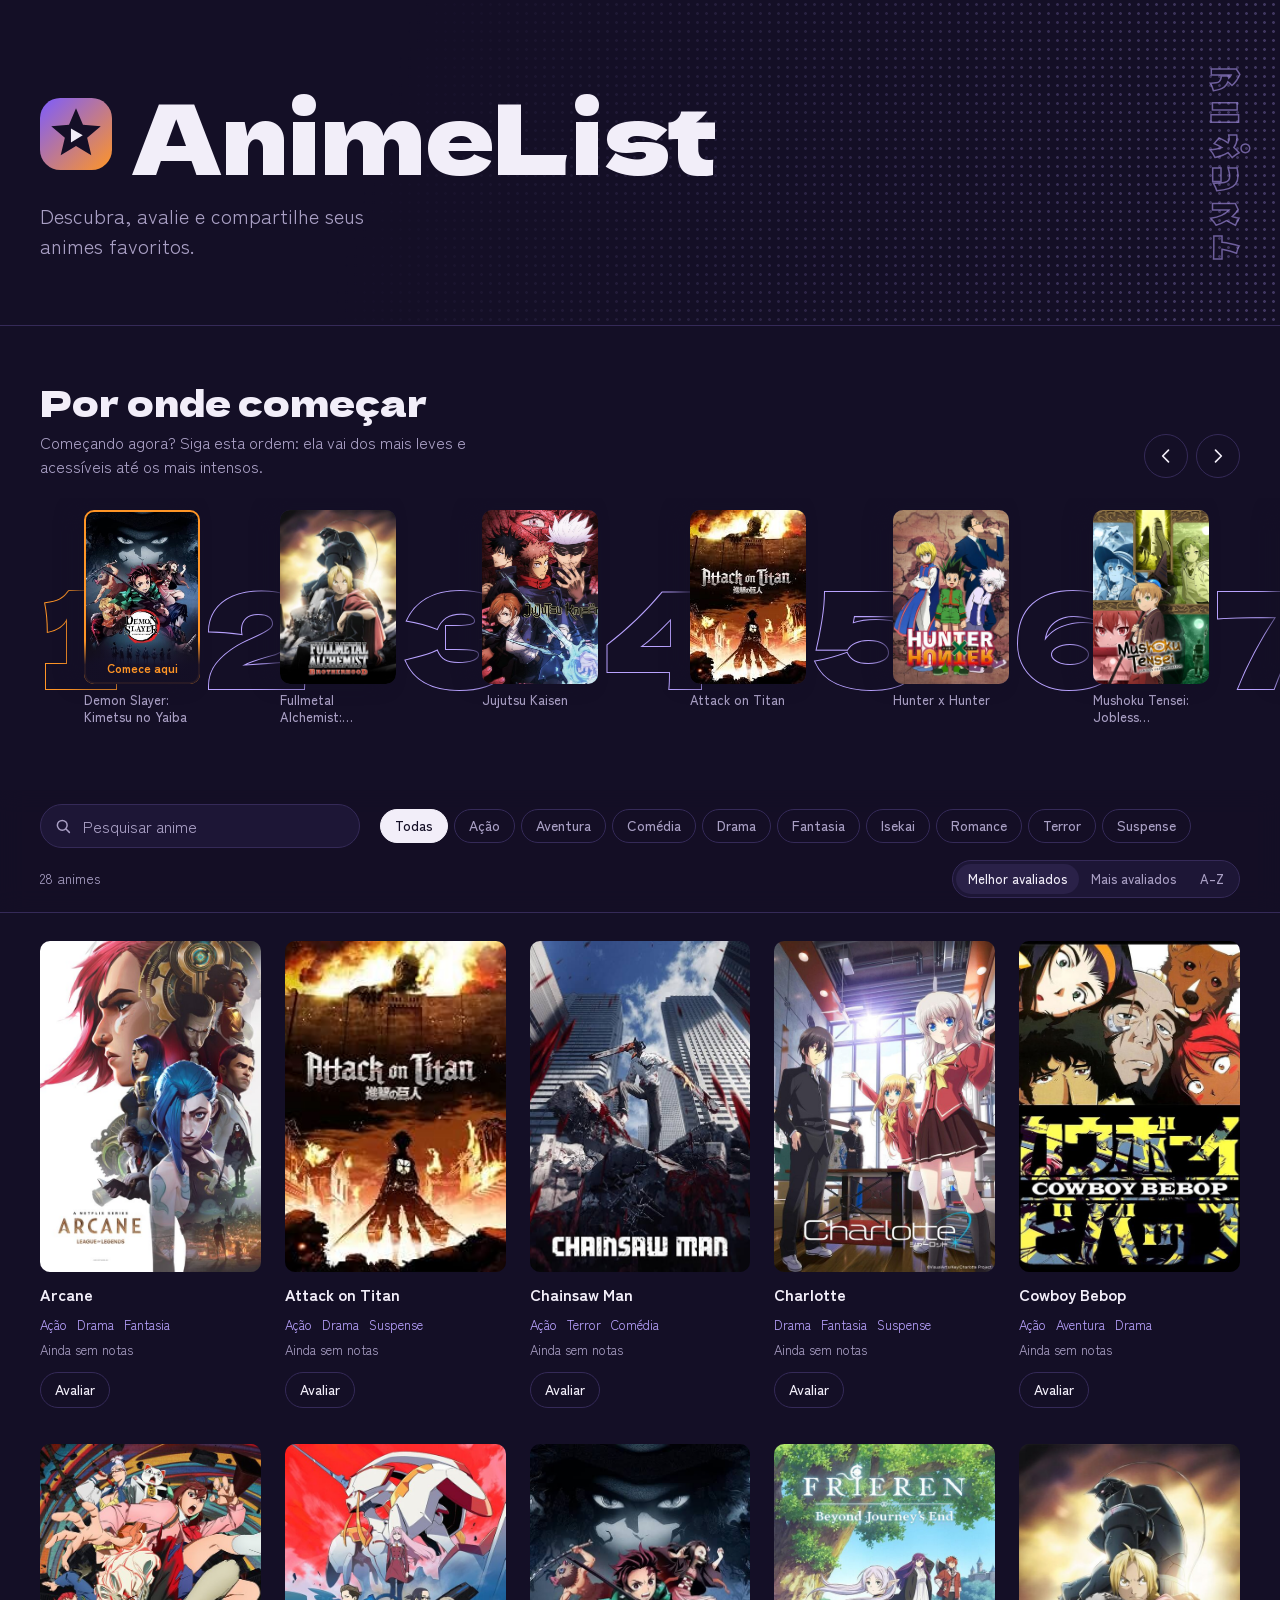
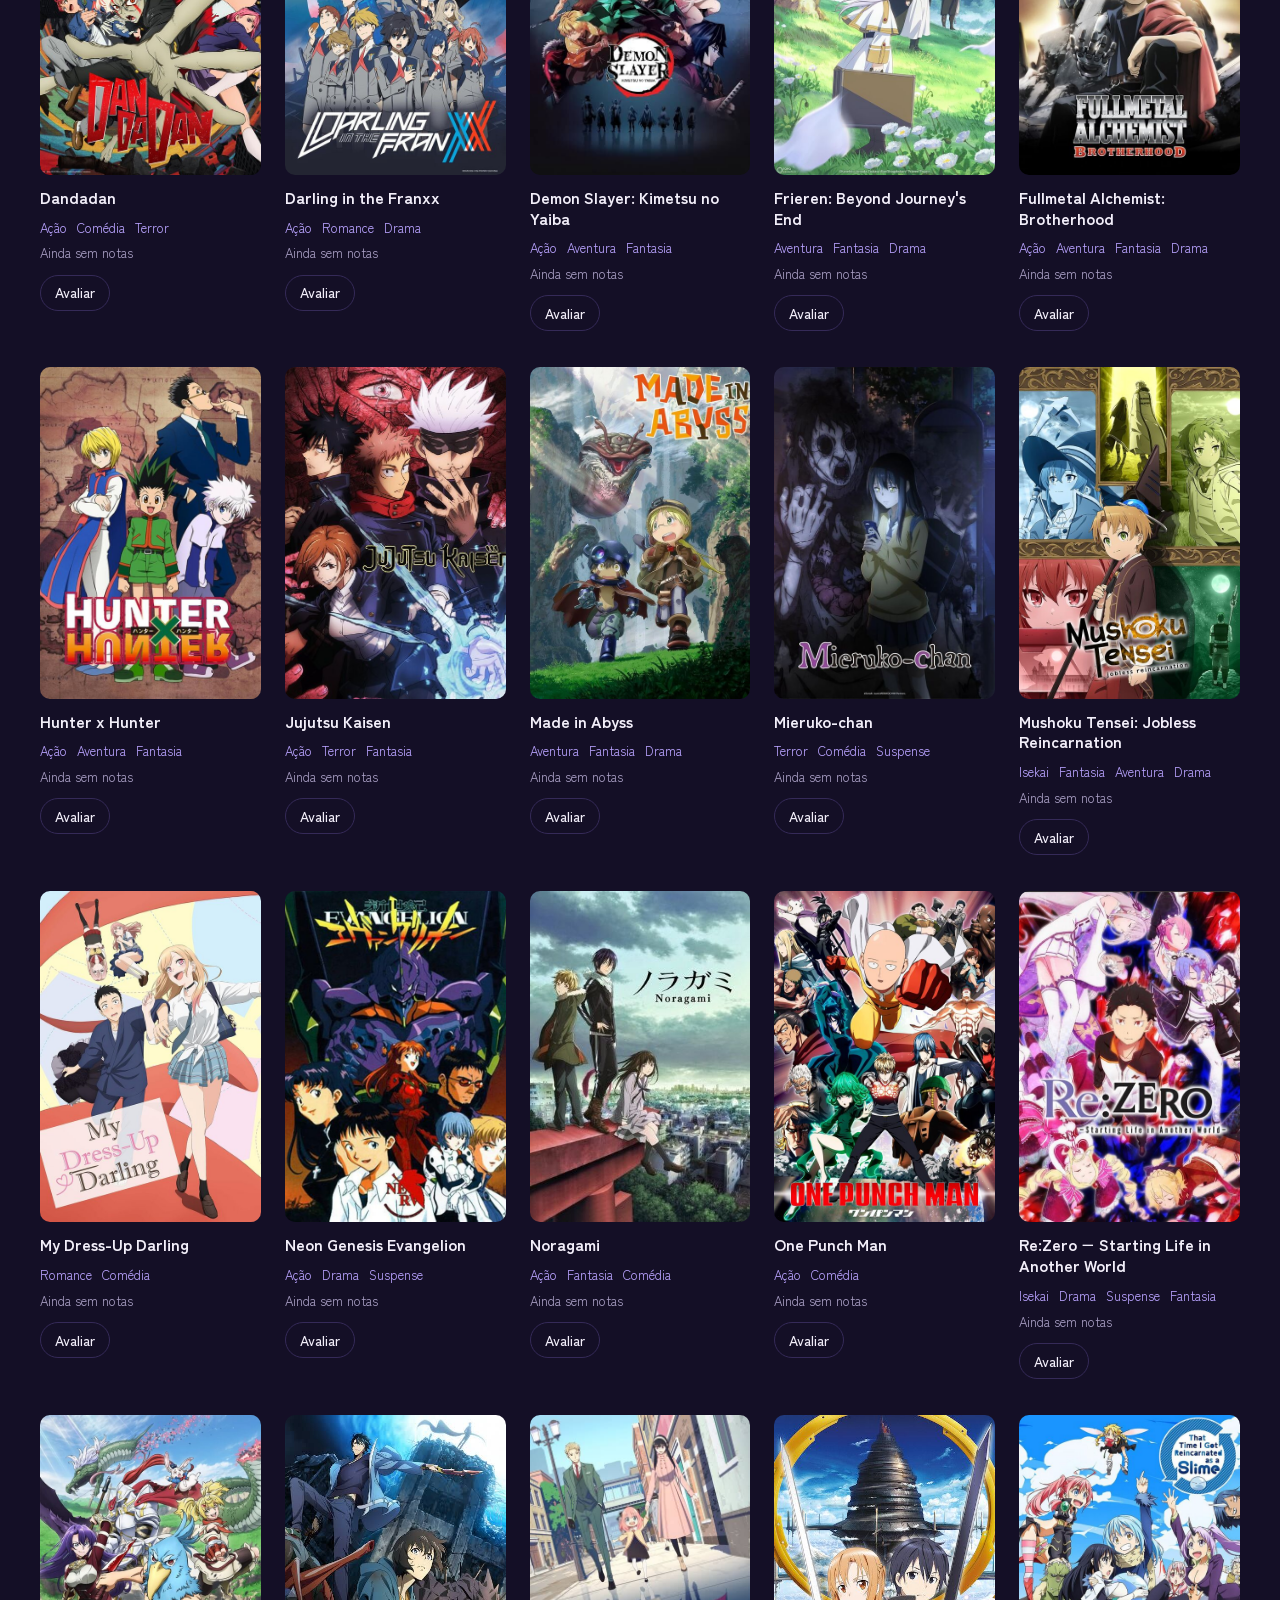
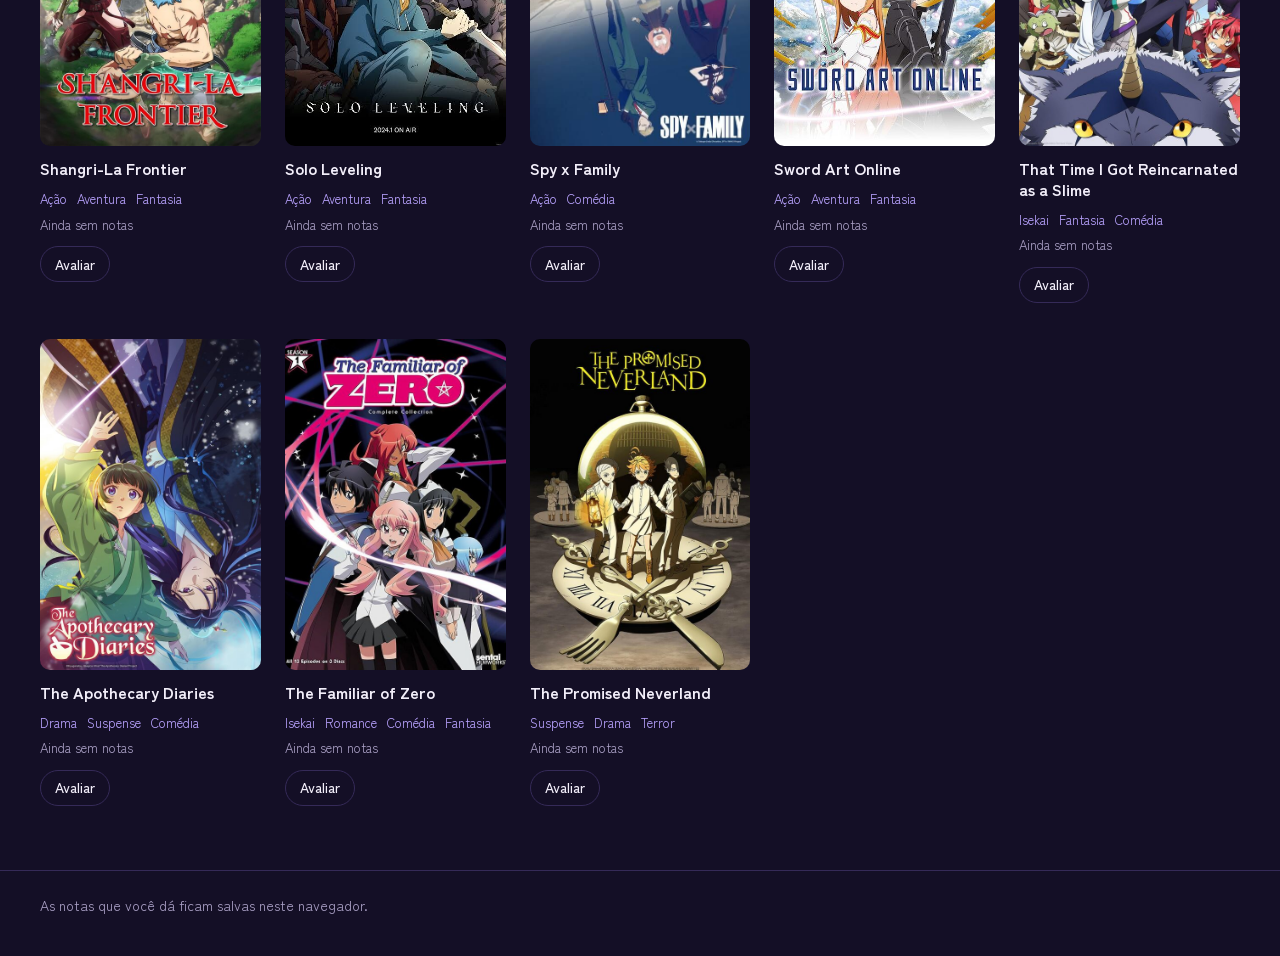
<file: index.html>
<!DOCTYPE html>
<html lang="pt-BR">
<head>
  <meta charset="UTF-8">
  <meta name="viewport" content="width=device-width, initial-scale=1, viewport-fit=cover">
  <title>AnimeList</title>
  <meta name="description" content="Descubra, avalie e compartilhe seus animes favoritos, com uma ordem sugerida para quem está começando.">
  <meta name="theme-color" content="#140F26">
  <meta property="og:title" content="AnimeList">
  <meta property="og:description" content="Descubra, avalie e compartilhe seus animes favoritos.">
  <meta property="og:type" content="website">
  <link rel="icon" href="favicon.svg" type="image/svg+xml">
  <link rel="preconnect" href="https://fonts.googleapis.com">
  <link rel="preconnect" href="https://fonts.gstatic.com" crossorigin>
  <link rel="stylesheet" href="https://fonts.googleapis.com/css2?family=Dela+Gothic+One&family=Zen+Kaku+Gothic+New:wght@400;500;700&display=swap">
  <link rel="stylesheet" href="assets/css/style.css">
  <script src="assets/js/data.js" defer></script>
  <script src="assets/js/app.js" defer></script>
</head>
<body>
  <a class="pular" href="#lista">Pular para a lista</a>

  <header class="topo">
    <div class="topo-conteudo">
      <div class="marca">
        <svg class="marca-logo" viewBox="0 0 64 64" aria-hidden="true">
          <defs>
            <linearGradient id="logo-grad" x1="0" y1="0" x2="1" y2="1">
              <stop offset="0" stop-color="#7C5CFF"/>
              <stop offset="1" stop-color="#FF9526"/>
            </linearGradient>
          </defs>
          <rect width="64" height="64" rx="18" fill="url(#logo-grad)"/>
          <path d="M32 9 L38.2 23.8 L54 25.1 L41.9 35.3 L45.6 50.9 L32 42.6 L18.4 50.9 L22.1 35.3 L10 25.1 L25.8 23.8 Z" fill="#140F26"/>
          <path d="M27.5 27 L27.5 39.5 L38 33.2 Z" fill="#F2EEF9"/>
        </svg>
        <h1>AnimeList</h1>
      </div>
      <p class="topo-texto">Descubra, avalie e compartilhe seus animes favoritos.</p>
    </div>
    <span class="kana" aria-hidden="true">アニメ・リスト</span>
  </header>

  <main>
    <section class="inicio" aria-labelledby="inicio-titulo">
      <div class="inicio-cabecalho">
        <div>
          <h2 id="inicio-titulo">Por onde começar</h2>
          <p class="inicio-texto">Começando agora? Siga esta ordem: ela vai dos mais leves e acessíveis até os mais intensos.</p>
        </div>
        <div class="trilha-setas">
          <button type="button" class="seta" data-rolar="-1" aria-label="Ver animes anteriores da ordem">
            <svg viewBox="0 0 24 24" aria-hidden="true"><path d="M15 5l-7 7 7 7"/></svg>
          </button>
          <button type="button" class="seta" data-rolar="1" aria-label="Ver próximos animes da ordem">
            <svg viewBox="0 0 24 24" aria-hidden="true"><path d="M9 5l7 7-7 7"/></svg>
          </button>
        </div>
      </div>
      <ol class="trilha" id="trilha"></ol>
    </section>

    <section class="catalogo" id="lista" aria-labelledby="catalogo-titulo" tabindex="-1">
      <h2 id="catalogo-titulo" class="sr-only">Todos os animes</h2>

      <div class="filtros">
        <label class="busca">
          <svg viewBox="0 0 24 24" aria-hidden="true"><circle cx="11" cy="11" r="6.5"/><path d="M16 16l4.5 4.5"/></svg>
          <span class="sr-only">Pesquisar anime</span>
          <input id="busca" type="search" placeholder="Pesquisar anime" autocomplete="off" spellcheck="false">
        </label>
        <div class="categorias" id="categorias" role="group" aria-label="Filtrar por categoria"></div>
        <div class="filtros-rodape">
          <p class="contador" id="contador" aria-live="polite"></p>
          <div class="ordem" id="ordem" role="group" aria-label="Ordenar lista"></div>
        </div>
      </div>

      <div class="grade" id="grade"></div>
    </section>
  </main>

  <footer class="rodape">
    <p id="aviso-notas">Carregando notas…</p>
  </footer>

  <div class="toast" id="toast" role="status" aria-live="polite"></div>

  <noscript><p class="sem-js">Ative o JavaScript para ver a lista de animes.</p></noscript>
</body>
</html>
</file>
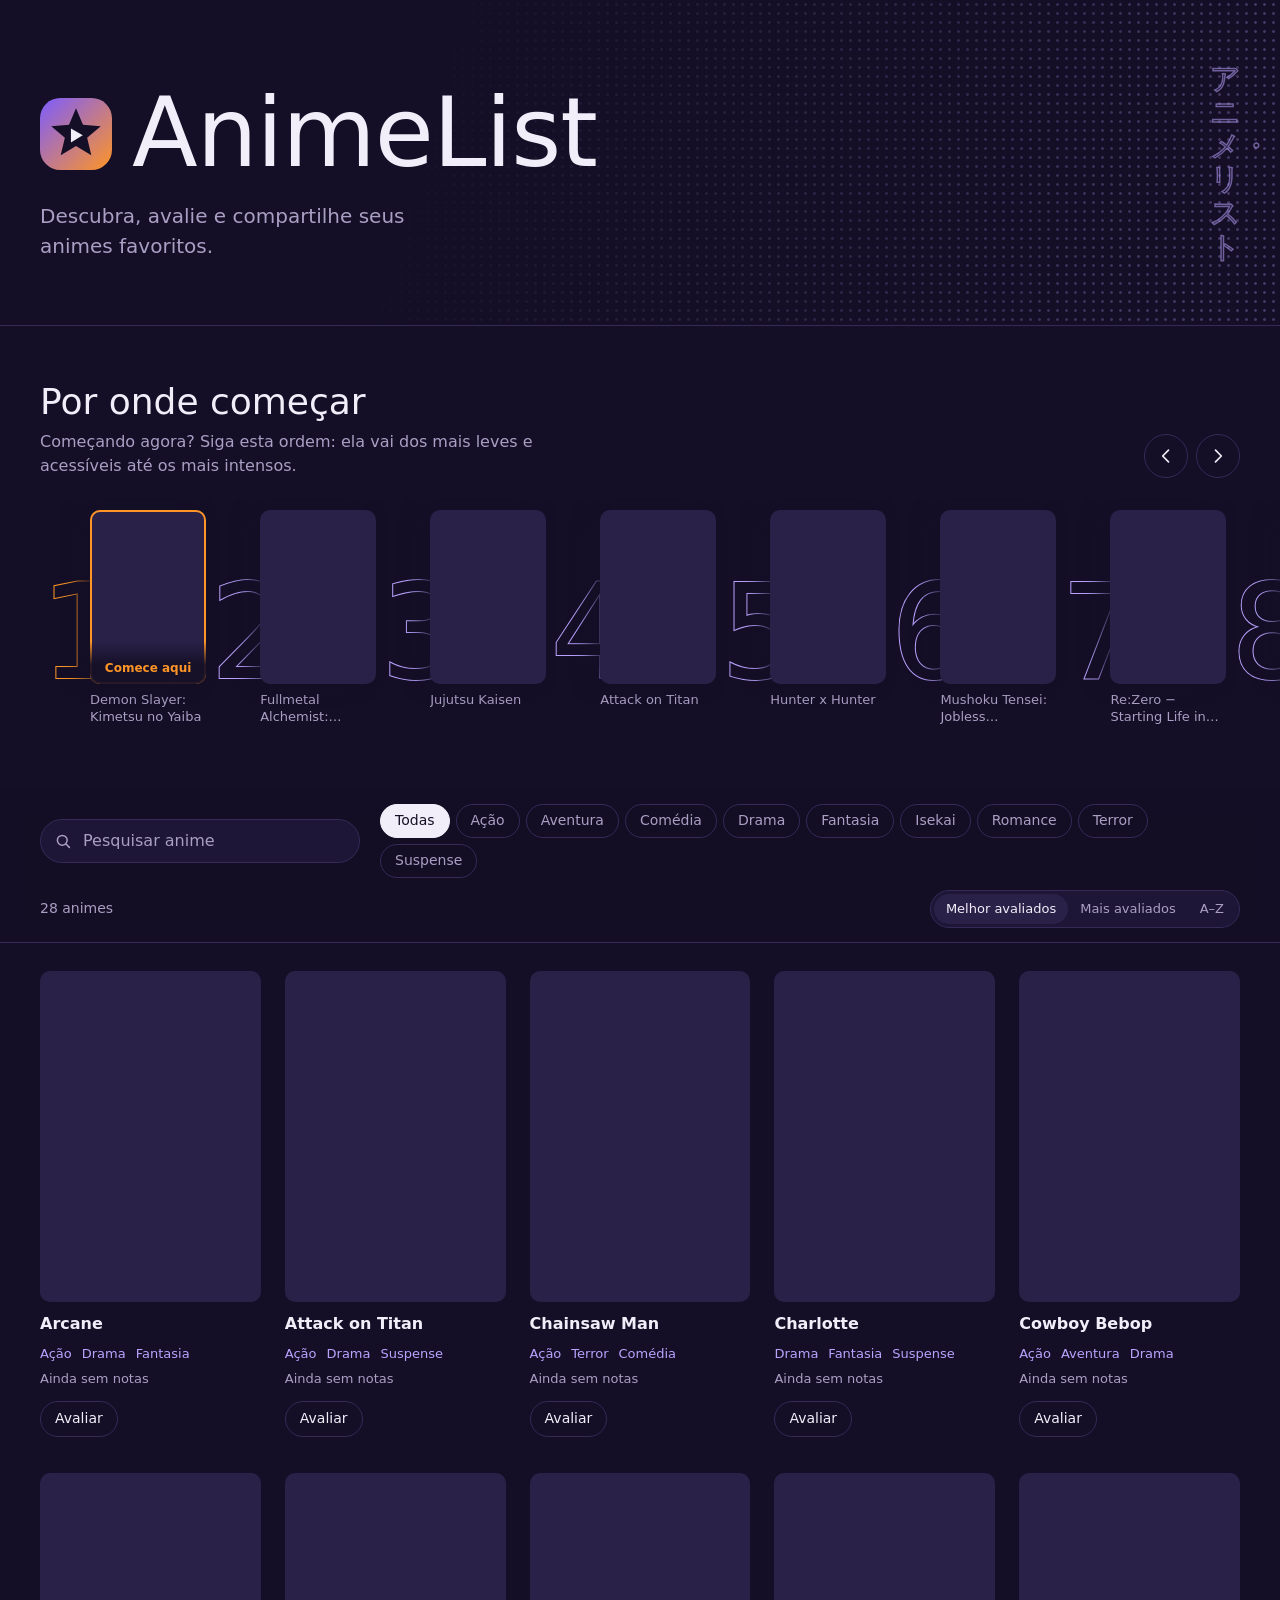
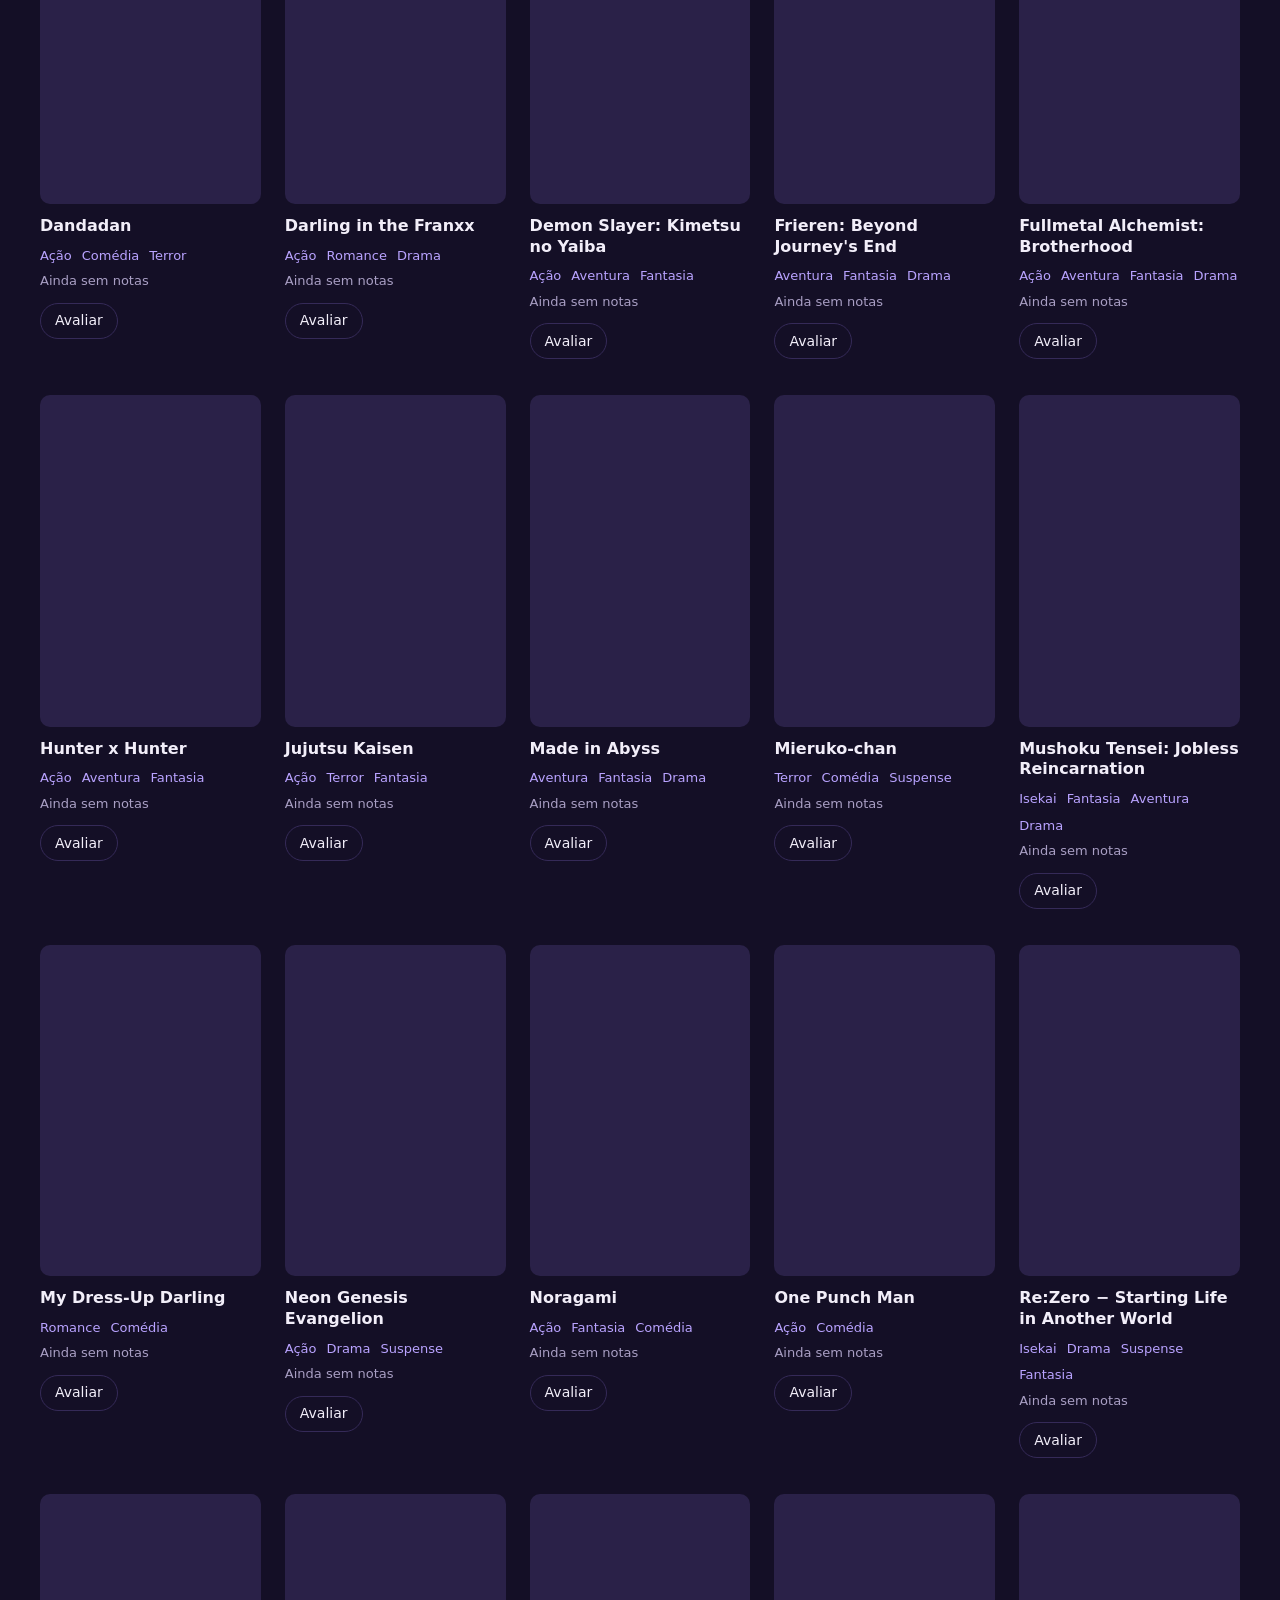
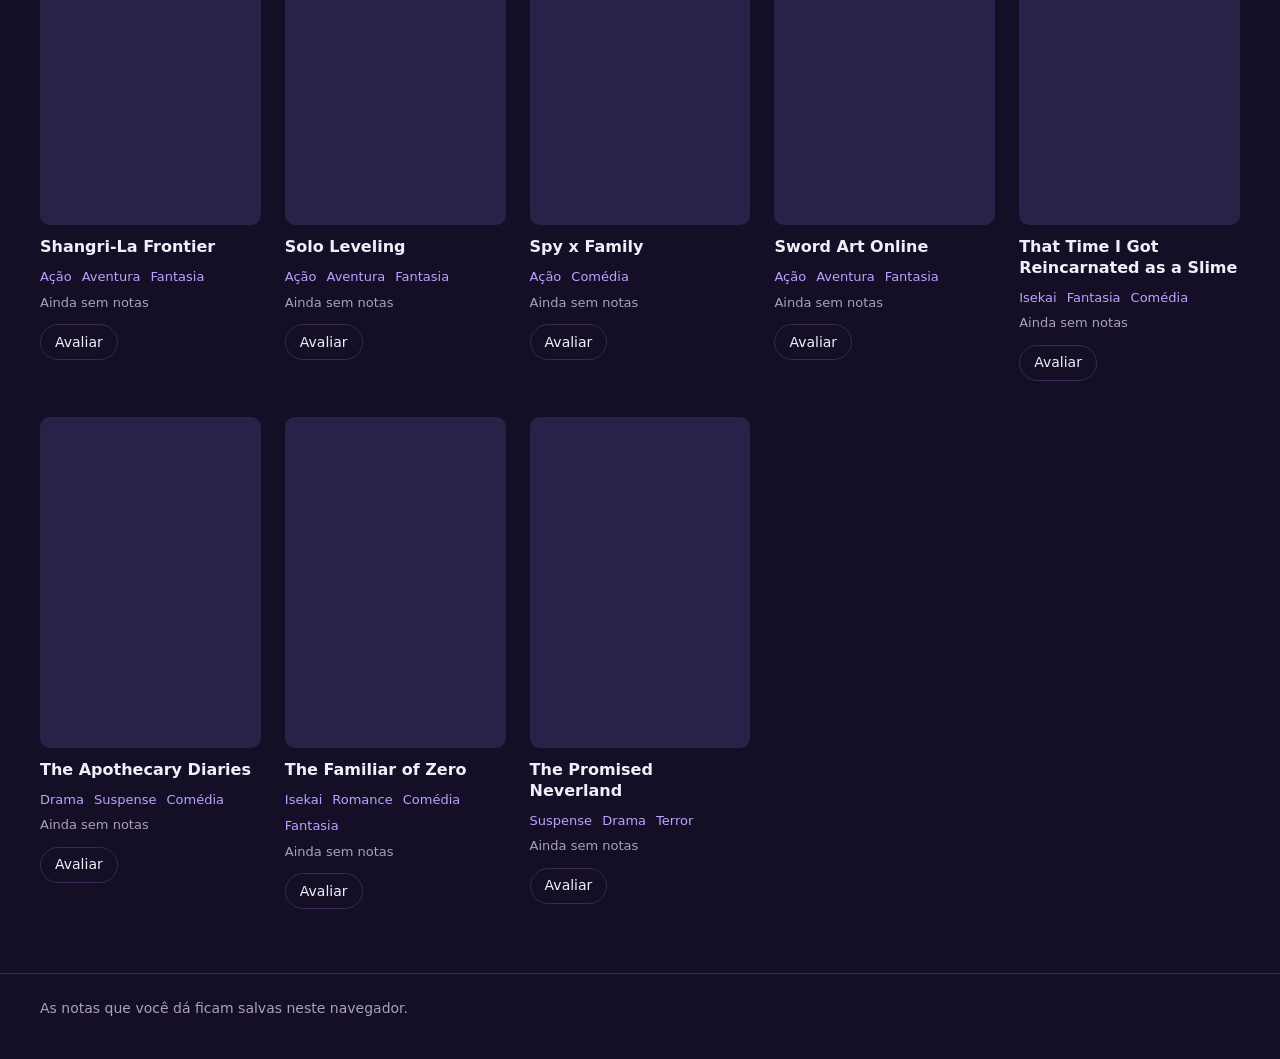
<file: AnimeList.html>
<!DOCTYPE html>
<html lang="pt-BR">
<head>
  <meta charset="UTF-8">
  <title>AnimeList</title>
  <!-- Endereço antigo: a página agora é o index.html -->
  <meta http-equiv="refresh" content="0; url=index.html">
  <link rel="canonical" href="index.html">
</head>
<body>
  <p>A AnimeList mudou de endereço. <a href="index.html">Abrir a AnimeList</a>.</p>
</body>
</html>
</file>
<file: assets/css/style.css>
/* =========================================================
   AnimeList: estilos
   Paleta: tinta violeta + papel + lilás; laranja só para notas e destaques.
   ========================================================= */

:root {
  --tinta: #140f26;
  --tinta-2: #1d1636;
  --tinta-3: #2a2148;
  --linha: #352a58;
  --papel: #f2eef9;
  --papel-suave: #a99fc4;
  --lilas: #b9a3ff;
  --laranja: #ff9526;
  --laranja-escuro: #2b1600;
  --estrela-vazia: #3d3263;
  --erro: #ff6b7a;

  --fonte-display: "Dela Gothic One", "Zen Kaku Gothic New", system-ui, sans-serif;
  --fonte-texto: "Zen Kaku Gothic New", system-ui, -apple-system, "Segoe UI", sans-serif;

  --raio-capa: 10px;
  --largura: 1240px;
  --margem: clamp(16px, 4vw, 40px);

  color-scheme: dark;
}

*,
*::before,
*::after {
  box-sizing: border-box;
}

html {
  -webkit-text-size-adjust: 100%;
  scroll-padding-top: 16px;
}

body {
  margin: 0;
  background: var(--tinta);
  color: var(--papel);
  font-family: var(--fonte-texto);
  font-size: 16px;
  line-height: 1.5;
  padding-bottom: env(safe-area-inset-bottom, 0px);
  -webkit-font-smoothing: antialiased;
}

img {
  display: block;
  max-width: 100%;
}

button {
  font: inherit;
  color: inherit;
}

h1,
h2,
h3,
p {
  margin: 0;
}

:focus-visible {
  outline: 2px solid var(--lilas);
  outline-offset: 3px;
  border-radius: 4px;
}

.sr-only {
  position: absolute;
  width: 1px;
  height: 1px;
  padding: 0;
  margin: -1px;
  overflow: hidden;
  clip: rect(0 0 0 0);
  white-space: nowrap;
  border: 0;
}

.pular {
  position: absolute;
  left: 16px;
  top: -60px;
  z-index: 100;
  background: var(--papel);
  color: var(--tinta);
  padding: 10px 16px;
  border-radius: 8px;
  font-weight: 700;
  text-decoration: none;
}

.pular:focus {
  top: 12px;
}

/* ---------- Topo ---------- */

.topo {
  position: relative;
  overflow: hidden;
  padding: calc(env(safe-area-inset-top, 0px) + clamp(40px, 8vw, 88px)) var(--margem) clamp(36px, 6vw, 64px);
  border-bottom: 1px solid var(--linha);
}

/* Retícula de mangá, desaparecendo em direção ao texto */
.topo::before {
  content: "";
  position: absolute;
  inset: 0;
  background-image: radial-gradient(circle, rgba(185, 163, 255, 0.28) 1.2px, transparent 1.6px);
  background-size: 9px 9px;
  -webkit-mask-image: linear-gradient(105deg, transparent 30%, #000 95%);
  mask-image: linear-gradient(105deg, transparent 30%, #000 95%);
  pointer-events: none;
}

.topo-conteudo {
  position: relative;
  max-width: var(--largura);
  margin: 0 auto;
}

.marca {
  display: flex;
  align-items: center;
  gap: clamp(12px, 2vw, 20px);
}

.marca-logo {
  width: clamp(44px, 7vw, 72px);
  height: auto;
  flex-shrink: 0;
}

.marca h1 {
  font-family: var(--fonte-display);
  font-weight: 400;
  font-size: clamp(40px, 9vw, 96px);
  line-height: 0.95;
  letter-spacing: -0.01em;
}

.topo-texto {
  margin-top: clamp(14px, 2vw, 22px);
  max-width: 34ch;
  font-size: clamp(17px, 2vw, 20px);
  color: var(--papel-suave);
}

.kana {
  position: absolute;
  right: var(--margem);
  top: 50%;
  transform: translateY(-50%);
  /* Coluna de 1em: cada caractere quebra para a linha de baixo, formando texto vertical */
  width: 1em;
  word-break: break-all;
  text-align: center;
  font-family: var(--fonte-display);
  font-size: clamp(18px, 2.6vw, 30px);
  line-height: 1.12;
  color: transparent;
  -webkit-text-stroke: 1.5px rgba(185, 163, 255, 0.55);
  pointer-events: none;
  user-select: none;
}

@media (max-width: 560px) {
  .kana {
    display: none;
  }
}

main {
  max-width: calc(var(--largura) + var(--margem) * 2);
  margin: 0 auto;
  padding: 0 var(--margem);
}

/* ---------- Por onde começar ---------- */

.inicio {
  padding-top: clamp(36px, 5vw, 56px);
}

.inicio-cabecalho {
  display: flex;
  align-items: flex-end;
  justify-content: space-between;
  gap: 24px;
}

.inicio h2 {
  font-family: var(--fonte-display);
  font-weight: 400;
  font-size: clamp(26px, 3.6vw, 36px);
  line-height: 1.1;
}

.inicio-texto {
  margin-top: 8px;
  max-width: 56ch;
  color: var(--papel-suave);
}

.trilha-setas {
  display: flex;
  gap: 8px;
  flex-shrink: 0;
}

.seta {
  width: 44px;
  height: 44px;
  display: grid;
  place-items: center;
  border-radius: 50%;
  border: 1px solid var(--linha);
  background: transparent;
  cursor: pointer;
}

.seta:hover {
  border-color: var(--lilas);
}

.seta svg {
  width: 20px;
  height: 20px;
  fill: none;
  stroke: currentColor;
  stroke-width: 2;
  stroke-linecap: round;
  stroke-linejoin: round;
}

@media (hover: none), (max-width: 640px) {
  .trilha-setas {
    display: none;
  }
}

.trilha {
  list-style: none;
  margin: 20px calc(var(--margem) * -1) 0;
  padding: 12px var(--margem) 20px;
  display: flex;
  gap: 4px;
  overflow-x: auto;
  scroll-snap-type: x proximity;
  scroll-padding-inline: var(--margem);
  scrollbar-width: thin;
  scrollbar-color: var(--linha) transparent;
}

.passo {
  flex: 0 0 auto;
  scroll-snap-align: start;
}

.passo a {
  position: relative;
  display: grid;
  grid-template-columns: auto 116px;
  grid-template-rows: auto auto;
  align-items: end;
  text-decoration: none;
  color: inherit;
  border-radius: var(--raio-capa);
}

/* O número gigante vazado fica atrás da capa: é o elemento-assinatura da página */
.passo-numero {
  grid-row: 1;
  grid-column: 1;
  margin-right: -26px;
  font-family: var(--fonte-display);
  font-size: 132px;
  line-height: 0.78;
  color: var(--tinta);
  -webkit-text-stroke: 2px var(--lilas);
  paint-order: stroke fill;
  letter-spacing: -0.06em;
  user-select: none;
}

.passo-capa {
  grid-row: 1;
  grid-column: 2;
  position: relative;
  z-index: 1;
  aspect-ratio: 2 / 3;
  border-radius: var(--raio-capa);
  overflow: hidden;
  background: var(--tinta-3);
  box-shadow: -10px 0 18px rgba(20, 15, 38, 0.85);
}

.passo-capa img {
  width: 100%;
  height: 100%;
  object-fit: cover;
  transition: transform 0.35s ease;
}

.passo a:hover .passo-capa img {
  transform: scale(1.04);
}

.passo-nome {
  grid-row: 2;
  grid-column: 2;
  margin-top: 8px;
  font-size: 13px;
  line-height: 1.3;
  font-weight: 500;
  color: var(--papel-suave);
  display: -webkit-box;
  -webkit-line-clamp: 2;
  -webkit-box-orient: vertical;
  overflow: hidden;
  min-height: 2.6em;
}

.passo a:hover .passo-nome {
  color: var(--papel);
}

.passo-primeiro .passo-numero {
  -webkit-text-stroke-color: var(--laranja);
}

.passo-primeiro .passo-capa {
  outline: 2px solid var(--laranja);
  outline-offset: -2px;
}

.passo-selo {
  position: absolute;
  z-index: 2;
  left: 0;
  right: 0;
  bottom: 0;
  padding: 18px 8px 7px;
  background: linear-gradient(transparent, rgba(20, 15, 38, 0.92) 55%);
  color: var(--laranja);
  font-size: 12px;
  font-weight: 700;
  text-align: center;
}

/* ---------- Filtros ---------- */

.catalogo {
  padding-top: clamp(28px, 4vw, 44px);
  outline: none;
}

.filtros {
  position: sticky;
  top: 0;
  z-index: 20;
  margin: 0 calc(var(--margem) * -1);
  padding: 14px var(--margem);
  display: grid;
  grid-template-columns: minmax(220px, 320px) 1fr;
  grid-template-areas:
    "busca categorias"
    "rodape rodape";
  gap: 12px 20px;
  align-items: center;
  background: rgba(20, 15, 38, 0.9);
  -webkit-backdrop-filter: blur(12px);
  backdrop-filter: blur(12px);
  border-bottom: 1px solid var(--linha);
}

.busca {
  grid-area: busca;
  position: relative;
  display: block;
}

.busca svg {
  position: absolute;
  left: 14px;
  top: 50%;
  width: 18px;
  height: 18px;
  transform: translateY(-50%);
  fill: none;
  stroke: var(--papel-suave);
  stroke-width: 2;
  stroke-linecap: round;
  pointer-events: none;
}

.busca input {
  width: 100%;
  height: 44px;
  padding: 0 14px 0 42px;
  border-radius: 999px;
  border: 1px solid var(--linha);
  background: var(--tinta-2);
  color: var(--papel);
  font: inherit;
  font-size: 16px; /* evita zoom automático no iOS */
}

.busca input::placeholder {
  color: var(--papel-suave);
}

.busca input:focus {
  outline: none;
  border-color: var(--lilas);
  box-shadow: 0 0 0 3px rgba(185, 163, 255, 0.25);
}

.categorias {
  grid-area: categorias;
  display: flex;
  flex-wrap: wrap;
  gap: 6px;
}

.chip {
  height: 34px;
  padding: 0 14px;
  border-radius: 999px;
  border: 1px solid var(--linha);
  background: transparent;
  color: var(--papel-suave);
  font-size: 14px;
  font-weight: 500;
  cursor: pointer;
  white-space: nowrap;
}

.chip:hover {
  color: var(--papel);
  border-color: var(--papel-suave);
}

.chip[aria-pressed="true"] {
  background: var(--papel);
  border-color: var(--papel);
  color: var(--tinta);
}

.filtros-rodape {
  grid-area: rodape;
  display: flex;
  align-items: center;
  justify-content: space-between;
  gap: 12px;
}

.contador {
  white-space: nowrap;
  font-size: 14px;
  color: var(--papel-suave);
}

.ordem {
  display: inline-flex;
  padding: 3px;
  border-radius: 999px;
  background: var(--tinta-2);
  border: 1px solid var(--linha);
}

.ordem button {
  height: 30px;
  padding: 0 12px;
  border: 0;
  border-radius: 999px;
  background: transparent;
  color: var(--papel-suave);
  font-size: 13px;
  font-weight: 500;
  cursor: pointer;
  white-space: nowrap;
}

.ordem button:hover {
  color: var(--papel);
}

.ordem button[aria-pressed="true"] {
  background: var(--tinta-3);
  color: var(--papel);
}

@media (max-width: 760px) {
  .filtros {
    grid-template-columns: 1fr;
    grid-template-areas:
      "busca"
      "categorias"
      "rodape";
    gap: 10px;
    padding-block: 10px;
  }

  /* No celular as categorias rolam para o lado em vez de ocupar várias linhas */
  .categorias {
    flex-wrap: nowrap;
    overflow-x: auto;
    margin: 0 calc(var(--margem) * -1);
    padding: 0 var(--margem);
    scrollbar-width: none;
  }

  .categorias::-webkit-scrollbar {
    display: none;
  }
}

@media (max-width: 420px) {
  .ordem button {
    padding: 0 9px;
    font-size: 12px;
  }
}

/* ---------- Grade de animes ---------- */

.grade {
  display: grid;
  grid-template-columns: repeat(auto-fill, minmax(190px, 1fr));
  align-items: start;
  gap: 36px 24px;
  padding: 28px 0 64px;
}

@media (max-width: 480px) {
  .grade {
    grid-template-columns: repeat(2, minmax(0, 1fr));
    gap: 28px 14px;
  }
}

.card {
  position: relative;
  display: flex;
  flex-direction: column;
  min-width: 0;
  scroll-margin-top: 180px;
}

.card-capa {
  position: relative;
  aspect-ratio: 2 / 3;
  border-radius: var(--raio-capa);
  overflow: hidden;
  background: var(--tinta-3);
}

.card-capa img {
  width: 100%;
  height: 100%;
  object-fit: cover;
}

.sem-imagem img {
  visibility: hidden;
}

.sem-imagem {
  background: repeating-linear-gradient(135deg, var(--tinta-2) 0 10px, var(--tinta-3) 10px 20px);
}

.card-media {
  position: absolute;
  top: 10px;
  left: 10px;
  display: inline-flex;
  align-items: center;
  gap: 4px;
  padding: 4px 9px 4px 7px;
  border-radius: 999px;
  background: var(--laranja);
  color: var(--laranja-escuro);
  font-family: var(--fonte-display);
  font-size: 15px;
  line-height: 1.2;
  box-shadow: 0 2px 10px rgba(0, 0, 0, 0.35);
}

.card-media::before {
  content: "";
  width: 12px;
  height: 12px;
  background: currentColor;
  -webkit-mask: var(--icone-estrela) center / contain no-repeat;
  mask: var(--icone-estrela) center / contain no-repeat;
}

.card-media[hidden] {
  display: none;
}

.card-nome {
  margin-top: 12px;
  font-size: 16px;
  font-weight: 700;
  line-height: 1.3;
}

.card-generos {
  list-style: none;
  margin: 6px 0 0;
  padding: 0;
  display: flex;
  flex-wrap: wrap;
  gap: 2px 10px;
}

.card-generos button {
  padding: 2px 0;
  border: 0;
  background: none;
  color: var(--lilas);
  font-size: 13px;
  cursor: pointer;
}

.card-generos button:hover {
  text-decoration: underline;
  text-underline-offset: 3px;
}

.card-meta {
  margin: 4px 0 12px;
  font-size: 13px;
  color: var(--papel-suave);
}

.card-avaliar {
  align-self: flex-start;
  min-height: 36px;
  padding: 0 14px;
  border-radius: 999px;
  border: 1px solid var(--linha);
  background: transparent;
  font-size: 14px;
  font-weight: 500;
  cursor: pointer;
}

.card-avaliar:hover {
  border-color: var(--lilas);
}

.card-avaliar.tem-nota {
  border-color: rgba(255, 149, 38, 0.5);
  color: var(--laranja);
}

.card-avaliar[aria-expanded="true"] {
  background: var(--tinta-3);
  border-color: var(--tinta-3);
}

.card.destaque .card-capa {
  animation: destaque 1.6s ease-out;
}

@keyframes destaque {
  0%,
  40% {
    box-shadow: 0 0 0 4px var(--laranja);
  }
  100% {
    box-shadow: 0 0 0 4px transparent;
  }
}

/* ---------- Painel de avaliação ---------- */

:root {
  --icone-estrela: url("data:image/svg+xml,%3Csvg xmlns='http://www.w3.org/2000/svg' viewBox='0 0 24 24'%3E%3Cpath d='M12 2l3.09 6.26L22 9.27l-5 4.87 1.18 6.88L12 17.77l-6.18 3.25L7 14.14 2 9.27l6.91-1.01z'/%3E%3C/svg%3E");
  /* Cada estrela ocupa uma célula de 34x32: metade esquerda = nota ímpar, metade direita = nota par */
  --faixa-estrela: url("data:image/svg+xml,%3Csvg xmlns='http://www.w3.org/2000/svg' viewBox='0 0 34 32'%3E%3Cpath transform='translate(1 0) scale(1.3333)' d='M12 2l3.09 6.26L22 9.27l-5 4.87 1.18 6.88L12 17.77l-6.18 3.25L7 14.14 2 9.27l6.91-1.01z'/%3E%3C/svg%3E");
}

.painel {
  margin-top: 10px;
  padding: 14px;
  border-radius: var(--raio-capa);
  background: var(--tinta-2);
  border: 1px solid var(--linha);
  animation: abrir 0.18s ease-out;
}

@keyframes abrir {
  from {
    opacity: 0;
    transform: translateY(-4px);
  }
}

.painel fieldset {
  margin: 0;
  padding: 0;
  border: 0;
  min-width: 0;
}

.estrelas {
  position: relative;
  width: 100%;
  max-width: 220px;
  aspect-ratio: 170 / 32;
  border-radius: 6px;
}

.estrelas:has(input:focus-visible) {
  outline: 2px solid var(--lilas);
  outline-offset: 4px;
}

.estrelas-faixa {
  --preenchido: calc(var(--previa, var(--nota, 0)) * 10%);
  position: absolute;
  inset: 0;
  background: linear-gradient(90deg, var(--laranja) var(--preenchido), var(--estrela-vazia) var(--preenchido));
  -webkit-mask: var(--faixa-estrela) 0 0 / 20% 100% repeat-x;
  mask: var(--faixa-estrela) 0 0 / 20% 100% repeat-x;
  pointer-events: none;
}

.estrelas-alvos {
  position: absolute;
  inset: 0;
  display: flex;
}

.estrelas-alvos label {
  flex: 1;
  cursor: pointer;
}

.estrelas-alvos input {
  position: absolute;
  opacity: 0;
  width: 1px;
  height: 1px;
  margin: 0;
  pointer-events: none;
}

.painel-salvar {
  width: 100%;
  margin-top: 12px;
  height: 40px;
  border: 0;
  border-radius: 999px;
  background: var(--laranja);
  color: var(--laranja-escuro);
  font-weight: 700;
  font-size: 14px;
  cursor: pointer;
}

.painel-salvar:hover:not(:disabled) {
  background: #ffab52;
}

.painel-salvar:disabled {
  background: var(--tinta-3);
  color: var(--papel-suave);
  cursor: not-allowed;
}

@media (max-width: 480px) {
  .painel {
    padding: 10px;
  }

  .painel-salvar {
    font-size: 13px;
  }
}

/* ---------- Estado vazio ---------- */

.vazio {
  grid-column: 1 / -1;
  padding: 56px 0;
  display: flex;
  flex-direction: column;
  align-items: flex-start;
  gap: 16px;
  color: var(--papel-suave);
  font-size: 17px;
}

.botao-secundario {
  height: 40px;
  padding: 0 18px;
  border-radius: 999px;
  border: 1px solid var(--papel);
  background: transparent;
  font-weight: 700;
  cursor: pointer;
}

.botao-secundario:hover {
  background: var(--papel);
  color: var(--tinta);
}

/* ---------- Rodapé e aviso ---------- */

.rodape {
  max-width: calc(var(--largura) + var(--margem) * 2);
  margin: 0 auto;
  padding: 24px var(--margem) 40px;
  border-top: 1px solid var(--linha);
  color: var(--papel-suave);
  font-size: 14px;
}

.toast {
  position: fixed;
  left: 50%;
  bottom: calc(env(safe-area-inset-bottom, 0px) + 20px);
  z-index: 50;
  max-width: min(92vw, 440px);
  padding: 12px 18px;
  border-radius: 12px;
  background: var(--papel);
  color: var(--tinta);
  font-size: 15px;
  font-weight: 500;
  box-shadow: 0 10px 30px rgba(0, 0, 0, 0.45);
  opacity: 0;
  transform: translate(-50%, 12px);
  transition: opacity 0.2s, transform 0.2s;
  pointer-events: none;
}

.toast.visivel {
  opacity: 1;
  transform: translate(-50%, 0);
}

.toast.erro {
  background: var(--erro);
}

.sem-js {
  max-width: var(--largura);
  margin: 40px auto;
  padding: 0 var(--margem);
}

@media (prefers-reduced-motion: reduce) {
  *,
  *::before,
  *::after {
    animation-duration: 0.01ms !important;
    transition-duration: 0.01ms !important;
    scroll-behavior: auto !important;
  }
}
</file>
